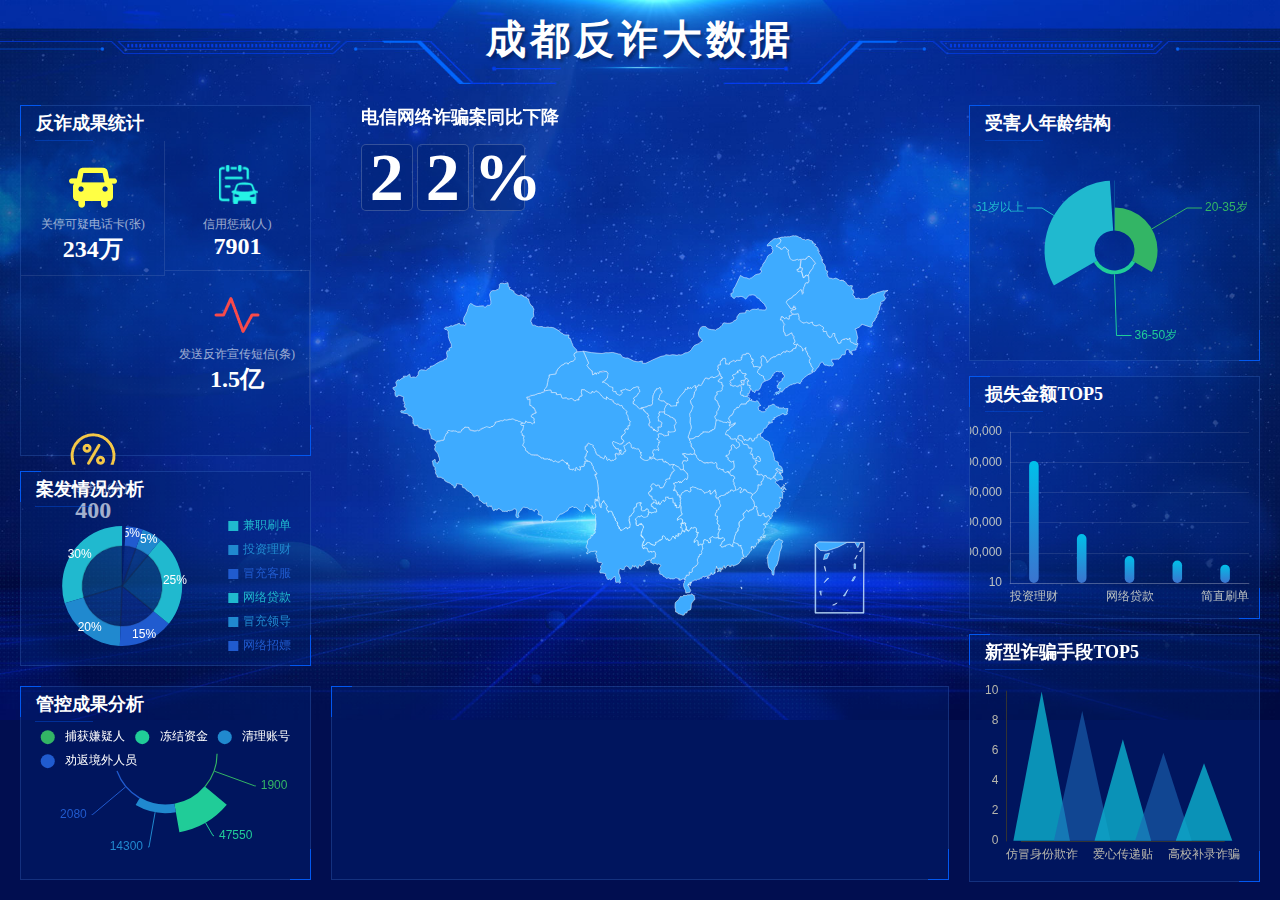
<file: chengdu/index.html>
﻿<!DOCTYPE html>
<html lang="en">
<head>
    <meta charset="UTF-8">
    <title>防诈宝信息可视化平台</title>
<link rel="icon" href="../../../../cover/html/img/Fevicon.png" type="image/png">


	<script src="js/jquery-2.1.1.min.js"></script>
	<script>
	 $(window).load(function(){  
             $(".loading").fadeOut()
            })  
	</script>
	
    <link rel="stylesheet" href="css/common.css">
    <link rel="stylesheet" href="css/map.css">
</head>
<body>
	<div class="loading">
      <div class="loadbox"> <img src="picture/loading.gif"> 页面加载中... </div>
    </div>
<div class="data">
    <div class="data-title">
        <div class="title-center ">成都反诈大数据</div>
    </div>
    <div class="data-content">
        <div class="con-left fl">
            <div class="left-top">
                <div class="info boxstyle">
                    <div class="title">反诈成果统计</div>
                    <div class="info-main">
						<ul>
							<li><img src="picture/info-img-1.png" alt=""><span>关停可疑电话卡(张)</span><p>234万</p></li>
							<li><img src="picture/info-img-2.png" alt=""><span>信用惩戒(人)</span><p>7901</p></li>
							<li><img src="picture/info-img-3.png" alt=""><span>发送反诈宣传短信(条)</span><p>1.5亿</p></li>
							<li><img src="picture/info-img-4.png" alt=""><span>宣传活动(次)</span><p>400</p></li>
						</ul>
                    </div>
                </div>
                <div class="top-bottom boxstyle">
                    <div class="title">案发情况分析</div>
                    <div id="echarts_1" class="charts"></div>
                </div>
            </div>
            <div class="left-bottom boxstyle">
                <div class="title">管控成果分析</div>
                <div id="echarts_2" class="charts"></div>
            </div>
        </div>
        <div class="con-center fl">
            <div class="map-num">
                <p>电信网络诈骗案同比下降</p>
                <div class="num">
                    <span>2</span>
                    <span>2</span>
                    <span>%</span>

                </div>
            </div>
            <div class="cen-top map" id="map"></div>
            <div class="cen-bottom boxstyle">
<!--                <div class="title">车辆充电高峰时间</div>-->
                <div id="echarts_3" class="charts"></div>
            </div>
        </div>
        <div class="con-right fr">
            <div class="right-top boxstyle">
                <div class="title">受害人年龄结构</div>
                <div id="echarts_4" class="charts"></div>
            </div>
            <div class="right-center boxstyle">
                <div class="title">损失金额TOP5</div>
                <div id="echarts_5" class="charts"></div>
            </div>
            <div class="right-bottom boxstyle">
                <div class="title">新型诈骗手段TOP5</div>
                <div id="echarts_6" class="charts"></div>
            </div>
        </div>
    </div>
</div>
</body>
<!--大屏-->
<script src="js/echarts.min.js"></script>
<script src="js/china.js"></script>
<script src="js/echarts.js"></script>
</html>
</file>
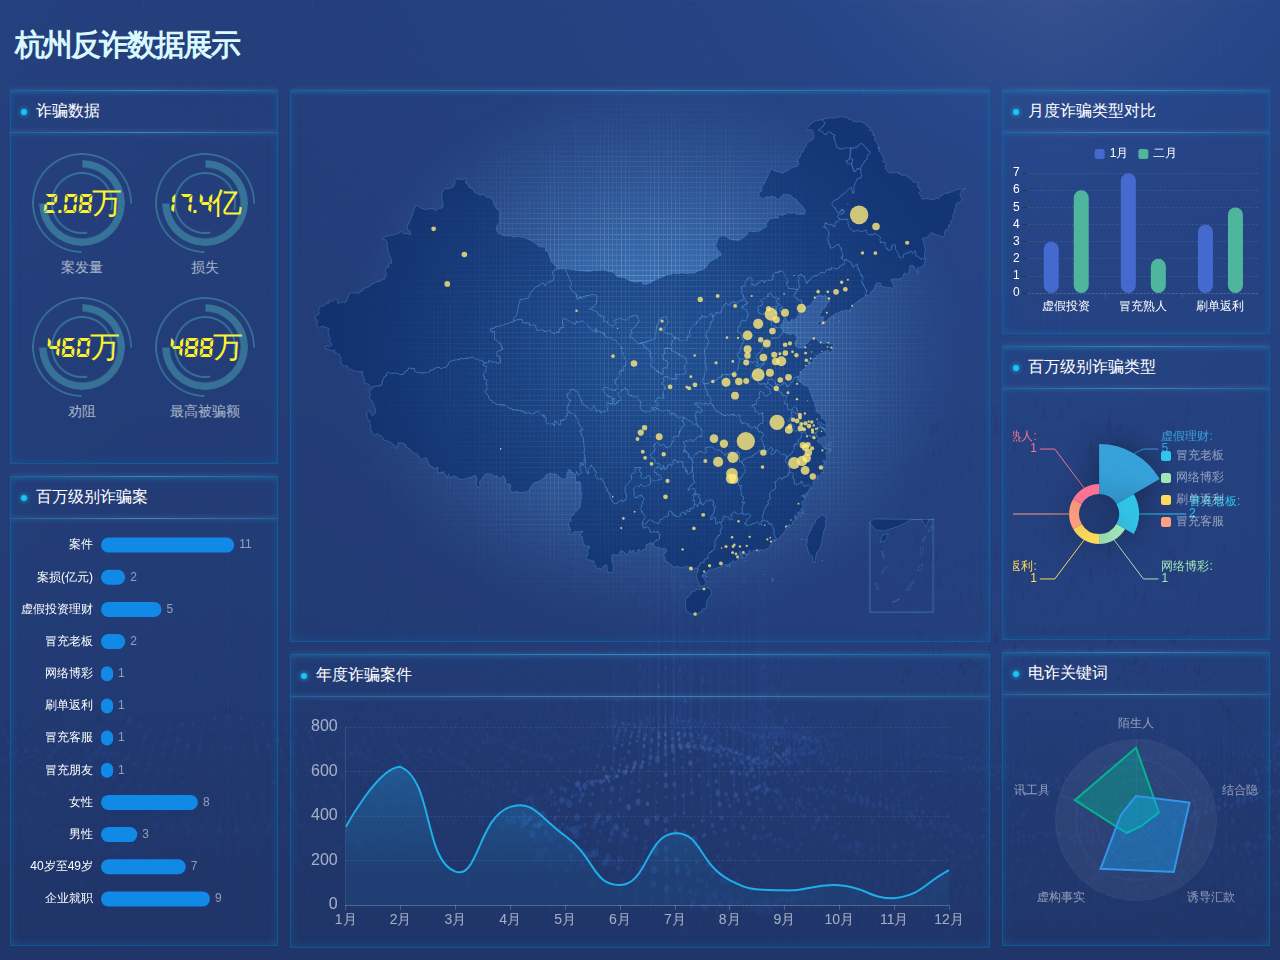
<file: hangzhou/index.html>
﻿<!doctype html>
<html>
<head>
<meta charset="utf-8">
 <title>防诈宝信息可视化平台</title>
<link rel="icon" href="../../../../cover/html/img/Fevicon.png" type="image/png">
<script type="text/javascript" src="js/jquery.js"></script>
<script type="text/javascript" src="js/echarts.min.js"></script>
<script type="text/javascript" src="js/china.js"></script>
<script type="text/javascript" src="js/map.js"></script>
<script type="text/javascript" src="js/js.js"></script>
<link rel="stylesheet" href="css/style.css">
</head>
<body>
	<div class="head clearfix">
	<h1 class="pulll_left">杭州反诈数据展示</h1>
		<div class="menu menu2 pulll_left">
		<ul>      

		</ul>
		</div>
	
		
	</div>
	<div class="mainbox">
	
	<ul class="clearfix nav1">
		<li style="width: 22%">
		<div class="box">
			<div class="tit">诈骗数据</div>
			<div class="boxnav" style="height: 330px;">
<div class="yqlist">
            <ul class="clearfix">
                              <li>
                <div class="yq" id="yq">2.08万</div>
                <span>案发量</span></li>
                              <li>
                <div class="yq">17.4亿</div>
                <span>损失</span></li>
                              <li>
                <div class="yq">460万</div>
                <span>劝阻</span></li>
                              <li>
                <div class="yq">488万</div>
                <span>最高被骗额</span></li>
                            </ul>
          </div>
			</div>
			</div>
			<div class="box">
			<div class="tit">百万级别诈骗案</div>
			<div class="boxnav" style="height: ;">
				<div class="" style="height: 406px" id="echart2"></div>
				
			</div>
			</div>
		</li>
		<li style="width: 56%">
		
		<div class="box">
			<div class="boxnav mapc" style="height: 550px; position: relative">
			<div class="map" id="map"></div>
			</div>
			</div>
		<div class="box">
			<div class="tit">年度诈骗案件</div>
			<div class="boxnav" style="height: 250px;"  id="echart3">
				
				
			</div>
			</div>
		</li>
		<li style="width: 22%">
		<div class="box">
			<div class="tit">月度诈骗类型对比</div>
			<div class="boxnav" id="echart4" style="height: 200px;">
			
			</div>
			</div>
			<div class="box">
			<div class="tit">百万级别诈骗类型</div>
			<div class="boxnav" style="height: 250px;" id="echart5" >
			
			
			
			</div>
			</div>
		<div class="box">
			<div class="tit">电诈关键词</div>
			<div class="boxnav" style="height: 250px;" id="echart6">
			
			
			
			</div>
			</div>
		</li>
		</ul>
		
		
		
		<script>
var t = null;
    t = setTimeout(time,1000);//開始运行
    function time()
    {
       clearTimeout(t);//清除定时器
       dt = new Date();
		var y=dt.getFullYear();
		var mt=dt.getMonth()+1;
		var day=dt.getDate();
       var h=dt.getHours();//获取时
       var m=dt.getMinutes();//获取分
       var s=dt.getSeconds();//获取秒
       document.getElementById("showTime").innerHTML = y+"/"+mt+"/"+day+" "+h+":"+m+":"+s+"";
       t = setTimeout(time,1000); //设定定时器，循环运行     
    } 

</script>
	</div>
</body>
</html>
</file>
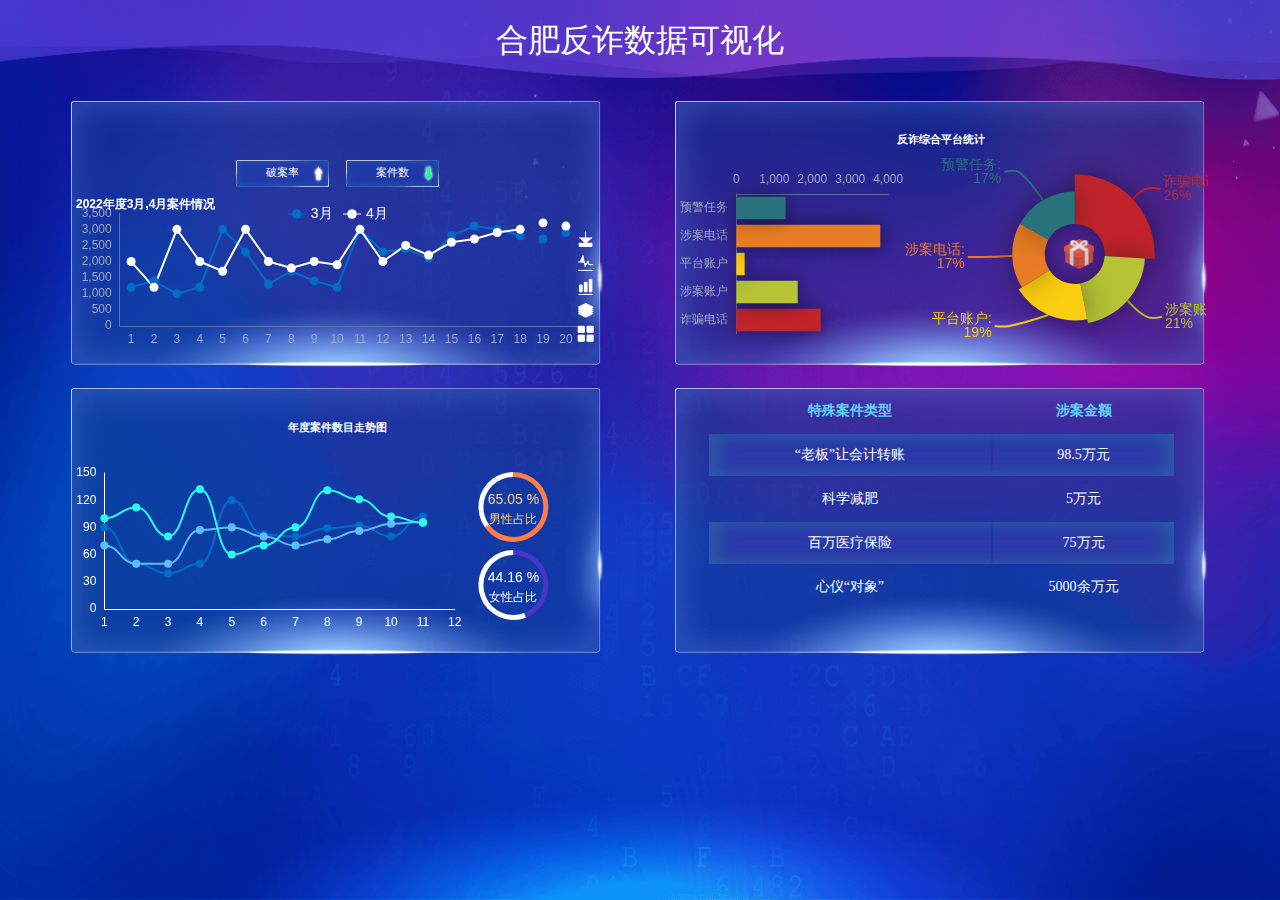
<file: hefei/index.html>
<!DOCTYPE html>
<html lang="en">
<head>
    <!--
        访问地址：https://paycloud.vip

    -->
    <meta charset="UTF-8">
    <meta name="viewport" content="width=device-width, initial-scale=1.0">
    <meta http-equiv="X-UA-Compatible" content="ie=edge">
    <link rel="stylesheet" href="css/index.css">
<title>防诈宝信息可视化平台</title>
<link rel="icon" href="../../../../cover/html/img/Fevicon.png" type="image/png">

    <script src="js/jquery-2.2.1.min.js"></script>
    <script src="js/rem.js"></script>
    <script src="js/echarts.min.js"></script>
    <script src="js/index.js"></script>
</head>
<body>
    <div class="t_container">
        <header class="t_h_bg">
            <span>合肥反诈数据可视化</span>
        </header>
        <main class="t_main">
            <div class="t_box">
                <header class="t_title">

                </header>
                <div class="t_list">
                    <div class="t_min">破案率 <i></i></div>

                    <div class="t_min">案件数 <i class="down"></i></div>
                </div>
                <div id="chart_1" class="echart" style="width: 100%; height: 2.4rem;"></div>
            </div>
            <div class="t_box">
                <header class="t_title">
                    <span>反诈综合平台统计</span>
                </header>
                <div id="chart_2" class="echart" style="width: 100%; height: 3rem;"></div>
            </div>
            <div class="t_box">
                <header class="t_title">
                    <span>年度案件数目走势图</span>
                </header>
                <div id="chart_3" class="echart" style="width: 100%; height: 3rem;"></div>
            </div>
            <div class="t_box">
                <div class="main_table t_btn8">
                    <table>
                        <thead>
                        <tr>
                            <th>特殊案件类型</th>
                            <th>涉案金额</th>


                        </tr>
                        </thead>
                        <tbody>
                        <tr>
                            <td>“老板”让会计转账</td>
                            <td>98.5万元</td>

                        </tr>
                        <tr>
                            <td>科学减肥</td>
                            <td>5万元</td>


                        </tr>
                        <tr>
                            <td>百万医疗保险</td>
                            <td>75万元</td>

                        </tr>
                        <tr>
                            <td>心仪“对象”</td>
                            <td>5000余万元</td>

                        </tr>

                        </tbody>
                    </table>
                </div>
            </div>
        </main>
    </div>
</body>

</html>
</file>
<file: chengdu/css/common.css>
﻿/*css 初始化 */
html, body, ul, li, ol, dl, dd, dt, p, h1, h2, h3, h4, h5, h6, form, fieldset, legend, img {
    margin: 0;
    padding: 0;
}

/*将标签原有的默认内外边距去掉*/

fieldset, img, input, button {
    border: none; /*去掉边框*/
    padding: 0;
    margin: 0;
    outline-style: none; /*去掉环绕边框*/
}

ul, ol {
    list-style: none; /*去掉原样式中的小黑点*/
    /*ctrl+alt+l*/
}

input {
    padding-top: 0;
    padding-bottom: 0;

}

select, input {
    vertical-align: middle; /*输入字居中显示*/
}

select, input, textarea {
    font-size: 14px;
    margin: 0;
}

/**/
textarea {
    resize: none; /*防止拖动*/
}

img {
    border: 0;
    vertical-align: middle; /*  去掉图片底部默认的3像素空白缝隙*/
}

table {
    border-collapse: collapse; /*合并外边线*/
}

body {
    font-family:  Microsoft YaHei, Arial, "\5b8b\4f53";
}

.clearfix:before, .clearfix:after {
    content: "";
    display: table;
}

.clearfix:after {
    clear: both;
}

.clearfix {
    *zoom: 1; /*IE/7/6*/
    /*兼容IE6下的写法*/
}

h1, h2, h3, h4, h5, h6 {
    text-decoration: none; /**/
    font-weight: normal; /*不加粗*/
    font-size: 100%;
}
a{
    text-decoration: none;
}
s, i, em {
    /*一般起装饰作用*/
    font-style: normal; /*将字体变成正常字体*/
    text-decoration: none; /*去掉中划线*/
}
.fl{
    float: left;
}
.fr{
    float: right;
}
</file>
<file: chengdu/css/map.css>
﻿body,html{height:100%;width:100%}
*{font-family:"微软雅黑"}
body{background:#010e50 url(../images/map_bg.jpg) center top no-repeat;background-size:100% auto}
.map{margin-top:15px;position:relative;top:40px}
.boxstyle{border:1px solid rgba(100,162,255,.2);box-sizing:border-box;position:relative;margin-top:15px;background:rgba(0,35,120,.36)}
.boxstyle:after,.boxstyle:before{position:absolute;content:"";width:20px;height:30px}
.boxstyle:before{border-left:1px solid #0258f0;border-top:1px solid #0258f0;left:-1px;top:-1px}
.boxstyle:after{border-right:1px solid #0258f0;border-bottom:1px solid #0258f0;right:-1px;bottom:-1px}
.title{height:35px; font-size: 18px; line-height:35px;width:100%;color:#fff;font-weight:600;padding-left:15px;position:relative;box-sizing:border-box; }
.title:after{position:absolute;content:"";width:20%;height:1px; background: #0258f0; left:5%; opacity: .4; bottom:0;}

.data{width:100%;height:100%}
.data>.data-title{width:100%;height:90px;box-sizing:border-box}
.data>.data-title>.title-center{text-shadow:3px 3px 3px rgba(0,0,0,.3);text-align:center;line-height:80px;letter-spacing:4px;color:#fff;font-size:40px;font-weight:bolder;box-sizing:border-box}
.data>.data-content{width:100%;height:calc(100% - 105px);padding:0 20px 20px 20px;box-sizing:border-box}
.data>.data-content>.con-left{width:23.4375%;height:100%}
.data>.data-content>.con-left>.left-top{width:100%;height:calc(75% - 15px);position:relative}
.data>.data-content>.con-left>.left-top>.info{height:62%;width:100%}

.info-main li{ float:left; width: 50%; padding-bottom: 10px; text-align: center;-webkit-box-sizing: border-box;
	-moz-box-sizing: border-box;
	box-sizing: border-box}

.info-main li:nth-child(1){ border-right: 1px solid rgba(255,255,255,.1);border-bottom: 1px solid rgba(255,255,255,.1)}
.info-main li:nth-child(2){border-bottom: 1px solid rgba(255,255,255,.1)}
.info-main li:nth-child(3){border-right: 1px solid rgba(255,255,255,.1)}

.info-main li img{display:block; margin:20px auto  5px auto; }
.info-main li span{ font-size: 12px; color: #fff; opacity: .6;}
.info-main li p{ font-size:24px; color: #fff; font-weight: bold;}
.info-main ul{ overflow:hidden;}

.con-left>.left-top>.top-bottom{height:calc(38% - 20px);width:100%}
.con-left>.left-bottom{width:100%;height:25%}
.con-center{width:53.125%;height:100%;padding:0 20px;box-sizing:border-box;position:relative}
.map-num{width:500px;height:120px;position:absolute;top:15px;left:50px;z-index:1000}
.map-num>p{font-size:18px;font-weight:600;color:#fff}
.map-num span{display:inline-block;width:50px;height:65px;text-align:center;line-height:65px;
	background:rgba(0,35,120,.56);border: 1px solid rgba(255,255,255,.2); border-radius: 5px;
		    color: #fff;font-size:68px;font-weight:600;font-family:LcdD;margin-top:15px}

.data>.data-content>.con-center>.cen-top{width:100%;height:calc(75% - 20px);margin-bottom:20px}
.data>.data-content>.con-center>.cen-bottom{width:100%;height:25%}
.data>.data-content>.con-right{width:23.4375%;height:100%}
.data>.data-content>.con-right>.right-top{width:100%;height:33%}
.data>.data-content>.con-right>.right-center{width:100%;height:calc(36% - 36px)}
.data>.data-content>.con-right>.right-bottom{width:100%;height:32%}
.data>.data-content .charts{width:100%;height:calc(100% - 35px)}
.loading{position:fixed; left:0; top:0; font-size:16px; z-index:100000000;width:100%; height:100%; background:#1a1a1c; text-align:center;}
.loadbox{position:absolute; width:160px;height:150px; color: #324e93; left:50%; top:50%; margin-top:-100px; margin-left:-75px;}
.loadbox img{ margin:10px auto; display:block; width:40px;}
</file>
<file: hangzhou/css/style.css>
@charset "utf-8";
/* CSS Document */
*{
	-webkit-box-sizing: border-box;
	-moz-box-sizing: border-box;
	box-sizing: border-box}
*,body{padding:0px;	margin:0px;font-family: "微软雅黑";}
body{color:#fff;font-size: 16px; background: #033c76 url(../images/bg.png) no-repeat; background-size: 100% 100%;
}
@font-face{font-family:electronicFont;src:url(../font/DS-DIGIT.TTF)}
html,body{min-height: 100%;}
li{ list-style-type:none;}
table{}
i{ margin:0px; padding:0px; text-indent:0px;}
img{ border:none; max-width: 100%;}
a{ text-decoration:none; color:#fff;}
a.active,a:focus{ outline:none!important; text-decoration:none;}
ol,ul,p,h1,h2,h3,h4,h5,h6{ padding:0; margin:0}
a:hover{ color:#06c; text-decoration: none!important}
.clearfix:after, .clearfix:before {display: table;content: " "}
 .clearfix:after {clear: both}
.pulll_left{float:left;}
.pulll_right{float:right;}
i{font-style: normal;}
.text-w{color: #ffe400}
.text-d{color: #ff6316}
.text-s{color: #14e144}
.text-b{color: #07e5ff}

.head{position: relative; height: 90px; margin: 0 15px; padding-right: 60px;}
.head h1{  font-size: 30px; letter-spacing: -2px; text-align: center; line-height: 90px; padding-right: 55px; color: #daf9ff;}
.head .menu{}
.head .menu ul{ font-size: 0;}

.head .menu li{ display: inline-block; position: relative;margin: 30px 15px;;}
.head .menu li a{ display: block; font-size: 18px; color: #fff; line-height: 30px; padding: 0 10px; }
.head .time{position: absolute; right: 0; line-height: 90px; top: 0;}

.menu li:before,
.menu li:after{ position:absolute; width:10px; height:5px;opacity: .4; content: "";  border-top: 2px solid #02a6b5; top: -1px;border-radius: 2px;}
.menu li:before,.menu li a:before{border-left: 2px solid #02a6b5;left: -1px;}
.menu li:after,.menu li a:after{border-right: 2px solid #02a6b5; right: -1px;}
.menu li a{ position:relative;}
.menu li a:before,
.menu li a:after{ position:absolute; width:10px; height:5px; opacity: .4;  content: "";border-bottom: 2px solid #02a6b5; bottom:-1px;border-radius: 2px;}

.head .menu li a:hover{ color: #f4e925;}
.menu li a:hover:before,
.menu li a:hover:after,
.menu li:hover:before,
.menu li:hover:after{border-color:  #f4e925; opacity: 1;}

.mainbox{padding: 0px 10px;}
.nav1{margin-left: -6px; margin-right:-6px;}
.nav1>li{padding:0 6px; float: left;}

.box{ border:1px solid rgba(7,118,181,.5); box-shadow:inset 0 0 10px rgba(7,118,181,.4); margin-bottom: 12px; position: relative;}
.tit{ padding: 10px 10px 10px 25px;border-bottom:1px solid rgba(7,118,181,.7);font-size: 16px; font-weight: 500; position: relative;}
.tit:before,.tit01:before{position: absolute; content: ""; width: 6px; height: 6px; background: rgba(22,214,255,.9);box-shadow: 0 0 5px rgba(22,214,255,.9); border-radius: 10px; left: 10px; top: 18px;}

.tit:after,.box:before{ width: 100%; height: 1px; content: ""; position: absolute; left: 0; bottom:-1px; background:linear-gradient(to right,#076ead,#4ba6e0,#076ead); box-shadow: 0 0 5px rgba(131,189,227,1); opacity: .6}
.box:before{top: -1px;}

.boxnav{padding: 10px;}
.tit01{font-size: 16px; font-weight: 500; position: relative; padding-left: 15px;}
.tit01:before{ left: 3px; top: 8px;}

.mapc{background: url(../images/bg3.png) no-repeat center center; background-size: 100% 100%}
.map{position: relative; height: 100%;}
.map img{}
.mapnav{position: absolute;z-index: 10;}


.yqlist li{float: left; width: 50%; padding:10px 0; text-align: center;}
.yq{width:100px; height: 100px; margin: 0 auto  5px auto;  position: relative; display: flex; justify-content: center;align-items: center; font-size: 30px;font-family:electronicFont;color: #fff32b;}
.yqlist li span{opacity: .6; font-size: 14px;}

.yq:before{position: absolute; width: 100%; height: 100%; content: ""; background: url(../images/img1.png) center center; border-radius: 100px; background-size: 100% 100%; opacity:.3;
	left:0; top: 0; animation: myfirst2 15s infinite linear;}

.yq:after{position: absolute; width: 86%; background: url(../images/img2.png) center center; border-radius: 100px; background-size: 100% 100%;  opacity:.3;
	height: 86%; content: "";   left:7%; top: 7%; animation: myfirst 15s infinite linear;}


@keyframes myfirst
{
to { transform: rotate(-360deg)}
}
@keyframes myfirst2
{
to { transform: rotate(360deg)}
}
</file>
<file: hefei/css/index.css>
/*简单初始化*/
html{
    font-size: 100px;/*设置html字体大小以便rem*/
}
html,body{
    margin: 0;
    padding: 0;
    width: 100%;
    height: 100%;
}
ul{
    list-style: none;
    margin: 0;
    padding: 0;
}
a{
    text-decoration: none;
}
/*正文内容*/
.t_container{
    width: 100%;
    height: 100%;
    background: url('../img/bg.png') no-repeat;
    background-size: 100% 100%;
}
.t_h_bg{
    width: 100%;
    height: 80px;
    line-height: 80px;
    background: url('../img/t_header.png') no-repeat;
    background-size: 100% 100%;
    text-align: center;
}
.t_h_bg span{
    font-size: 32px;
    color: #fff;
    display: inherit;
}
.t_main{
    text-align: center;
}
.t_box{
    width: 8rem;
    height: 4rem;
    background: url('../img/t_bg.png') no-repeat;
    background-size: 100% 100%;
    display: inline-block;
    float: left;
    position: relative;
    margin-left: 1.06rem;
    margin-top: 0.31rem;
}
.t_title{
    text-align: center;
    font-size: 0.16rem;
    color: #fff;
    font-weight: bold;
    height: 0.4rem;
    line-height: 0.4rem;
    width: 100%;
    margin-top: 0.4rem;
}
.t_list{
    width: 100%;
    text-align: center;
    line-height: 0rem;
    height: 0.6rem;
}
.t_min{
    display: inline-block;
    width: 1.4rem;
    height: 0.4rem;
    line-height: 0.4rem;
    background: url('../img/t_border.png') no-repeat;
    background-size: 100% 100%;
    font-size: 0.16rem;
    color: #fff;
    position: relative;
}
.t_min i{
    position: absolute;
    display: inline-block;
    width: 0.20rem;
    height: 0.28rem;
    background: url('../img/top.png') no-repeat;
    background-size: 100% 100%;
    top: 0;
    bottom: 0;
    margin: auto;
    right: 0.05rem;
}
.t_min i.down{
    background: url('../img/down.png') no-repeat;
    background-size: 100% 100%;
}
.t_number{
    font-size: 0.24rem;
}
.main_table{
    font-size: 16px;
}
.main_table tr{
    height: 42px;
}
.main_table{
    width: 88%;
    margin-top: 25px;
    margin: 0 auto;
}
.main_table table{
    width: 100%;
}
.main_table thead tr{
    height: 42px;
}
.main_table th{
    font-size: 14px;
    font-weight: 600;
    color:#61d2f7;
    text-align: center;
}

.main_table td{
    color:#fff;
    font-size: 14px;
    text-align: center;
}
.main_table tbody tr:nth-child(1),
.main_table tbody tr:nth-child(3),
.main_table tbody tr:nth-child(5){
    width: 98%;
    background-color: #2B3AA8;
    box-shadow:-10px 0px 15px #2C58A6 inset,   /*左边阴影*/
    10px 0px 15px #2C58A6 inset;  /*右边阴影*/
}
</file>
